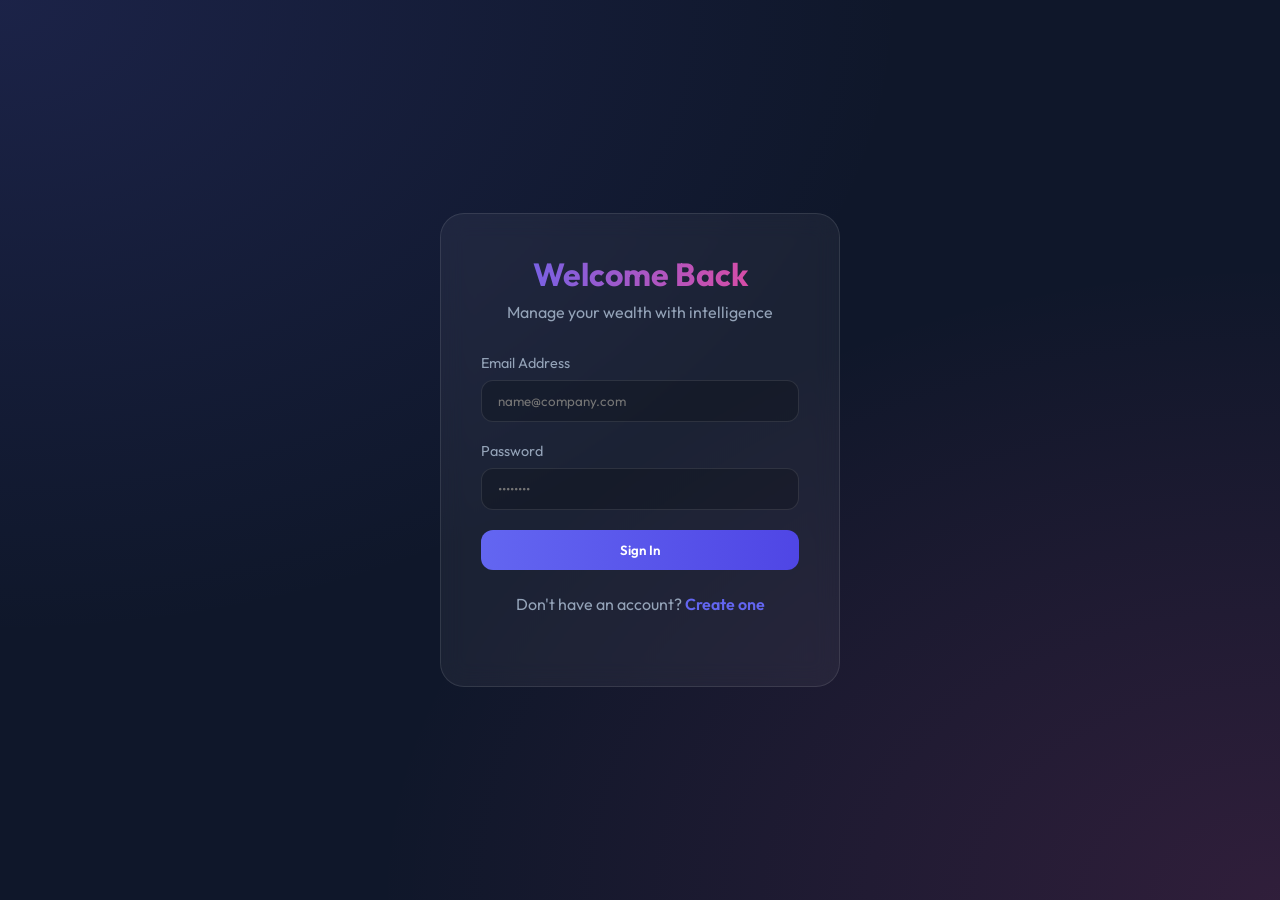
<file: index.html>
<!DOCTYPE html>
<html lang="en">
<head>
    <meta charset="UTF-8">
    <meta name="viewport" content="width=device-width, initial-scale=1.0">
    <title>Smart Finance Manager</title>
    <script>
        const token = localStorage.getItem('token');
        if (token) {
            window.location.href = 'dashboard.html';
        } else {
            window.location.href = 'login.html';
        }
    </script>
</head>
<body>
</body>
</html>
</file>
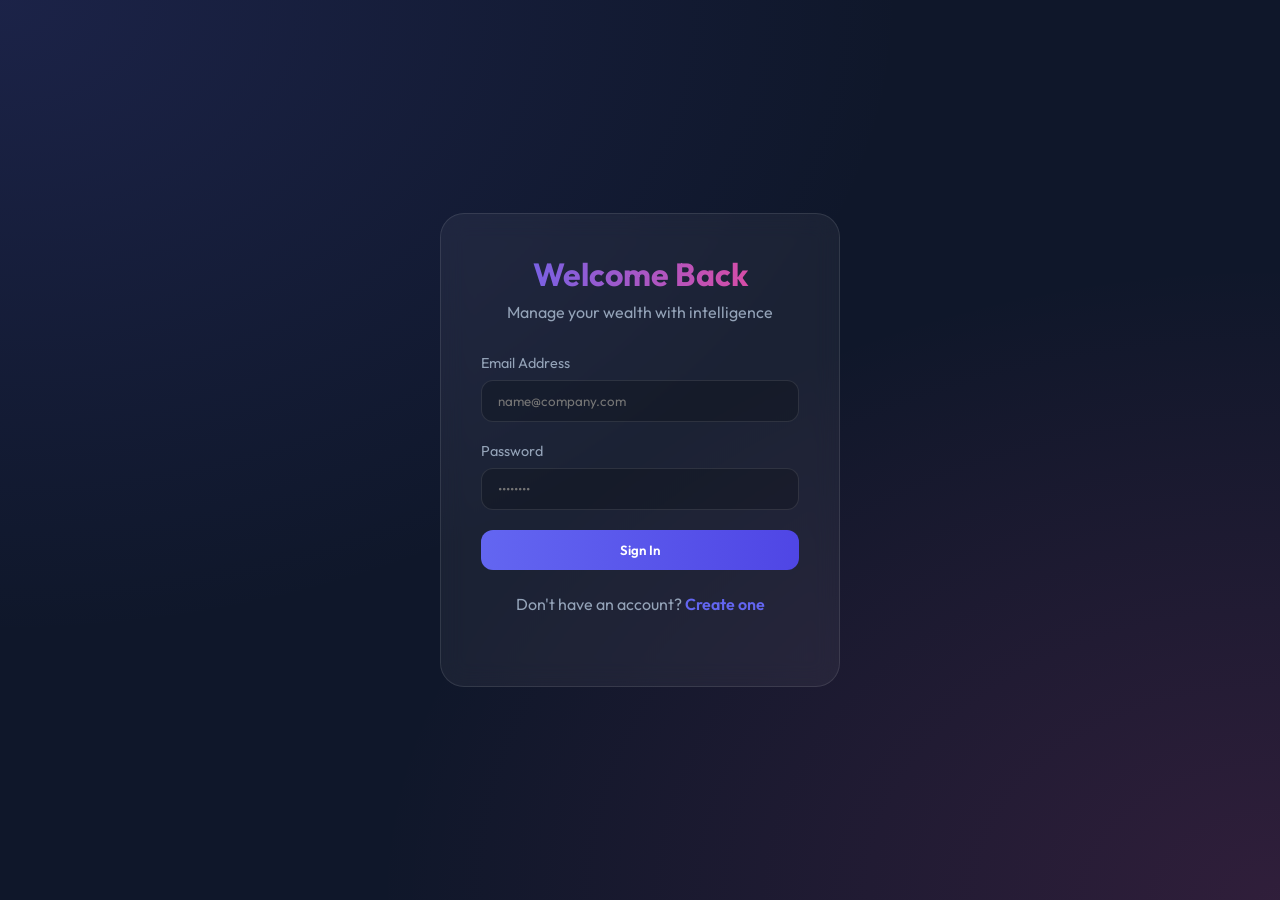
<file: login.html>
<!DOCTYPE html>
<html lang="en">
<head>
    <meta charset="UTF-8">
    <meta name="viewport" content="width=device-width, initial-scale=1.0">
    <title>Login - Smart Finance Manager</title>
    <link rel="stylesheet" href="style.css">
    <link href="https://fonts.googleapis.com/css2?family=Outfit:wght@400;600;700&display=swap" rel="stylesheet">
</head>
<body>
    <div class="auth-container">
        <div class="auth-card glass">
            <h2>Welcome Back</h2>
            <p>Manage your wealth with intelligence</p>
            
            <form id="loginForm">
                <div class="form-group">
                    <label>Email Address</label>
                    <input type="email" id="email" placeholder="name@company.com" required>
                </div>
                <div class="form-group">
                    <label>Password</label>
                    <input type="password" id="password" placeholder="••••••••" required>
                </div>
                <button type="submit" class="btn">Sign In</button>
            </form>
            
            <p style="margin-top: 24px; color: var(--text-muted);">
                Don't have an account? <a href="signup.html" style="color: var(--primary); text-decoration: none; font-weight: 600;">Create one</a>
            </p>
        </div>
    </div>

    <script src="script.js"></script>
    <script>
        document.getElementById('loginForm').addEventListener('submit', async (e) => {
            e.preventDefault();
            const email = document.getElementById('email').value;
            const password = document.getElementById('password').value;
            
            const response = await fetch('/api/login', {
                method: 'POST',
                headers: { 'Content-Type': 'application/json' },
                body: JSON.stringify({ email, password })
            });
            
            const data = await response.json();
            if (response.ok) {
                localStorage.setItem('token', data.token);
                localStorage.setItem('userName', data.name);
                window.location.href = 'dashboard.html';
            } else {
                alert(data.message);
            }
        });
    </script>
</body>
</html>
</file>
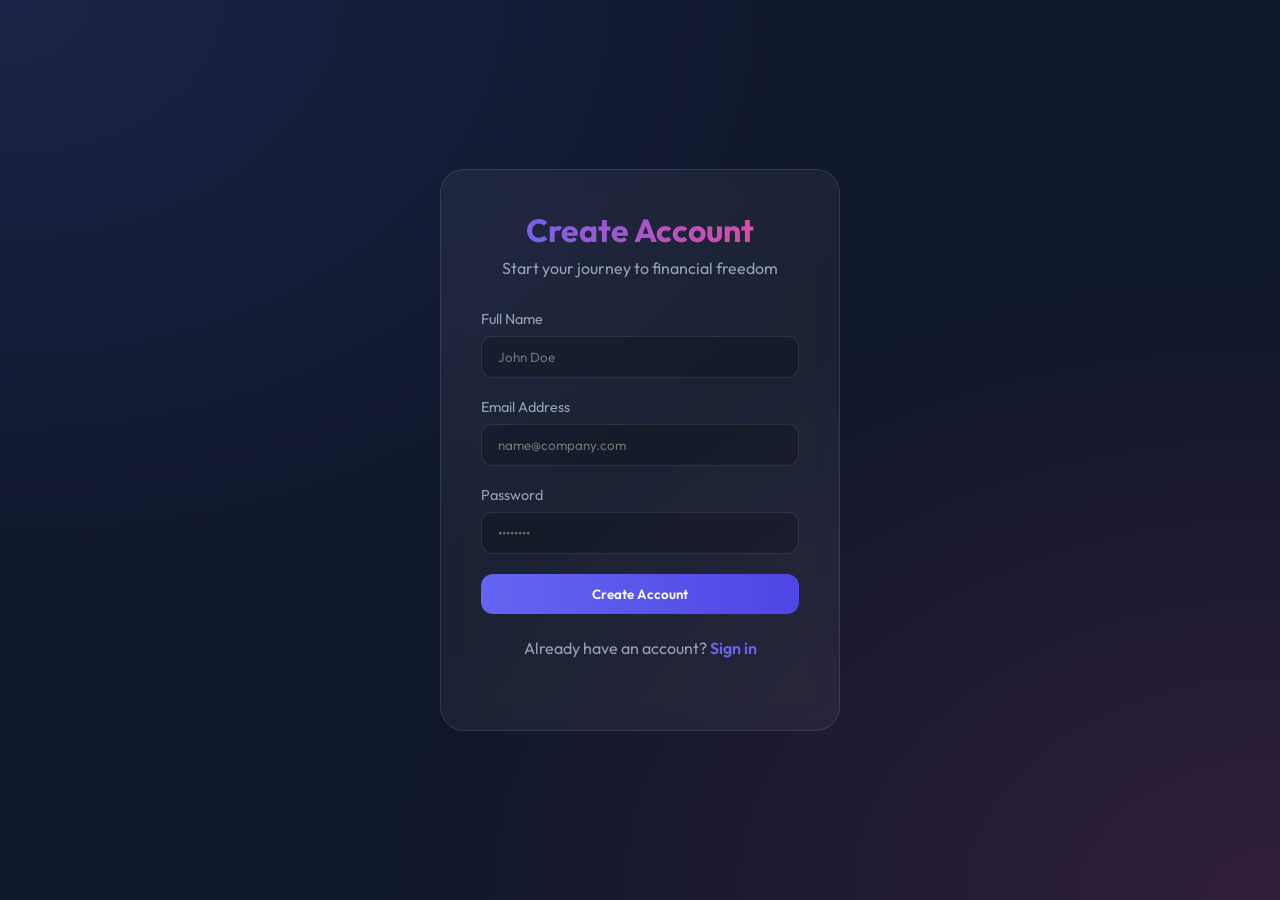
<file: signup.html>
<!DOCTYPE html>
<html lang="en">
<head>
    <meta charset="UTF-8">
    <meta name="viewport" content="width=device-width, initial-scale=1.0">
    <title>Sign Up - Smart Finance Manager</title>
    <link rel="stylesheet" href="style.css">
    <link href="https://fonts.googleapis.com/css2?family=Outfit:wght@400;600;700&display=swap" rel="stylesheet">
</head>
<body>
    <div class="auth-container">
        <div class="auth-card glass">
            <h2>Create Account</h2>
            <p>Start your journey to financial freedom</p>
            
            <form id="signupForm">
                <div class="form-group">
                    <label>Full Name</label>
                    <input type="text" id="name" placeholder="John Doe" required>
                </div>
                <div class="form-group">
                    <label>Email Address</label>
                    <input type="email" id="email" placeholder="name@company.com" required>
                </div>
                <div class="form-group">
                    <label>Password</label>
                    <input type="password" id="password" placeholder="••••••••" required>
                </div>
                <button type="submit" class="btn">Create Account</button>
            </form>
            
            <p style="margin-top: 24px; color: var(--text-muted);">
                Already have an account? <a href="login.html" style="color: var(--primary); text-decoration: none; font-weight: 600;">Sign in</a>
            </p>
        </div>
    </div>

    <script src="script.js"></script>
    <script>
        document.getElementById('signupForm').addEventListener('submit', async (e) => {
            e.preventDefault();
            const name = document.getElementById('name').value;
            const email = document.getElementById('email').value;
            const password = document.getElementById('password').value;
            
            const response = await fetch('/api/signup', {
                method: 'POST',
                headers: { 'Content-Type': 'application/json' },
                body: JSON.stringify({ name, email, password })
            });
            
            const data = await response.json();
            if (response.ok) {
                alert('Account created! Please login.');
                window.location.href = 'login.html';
            } else {
                alert(data.message);
            }
        });
    </script>
</body>
</html>
</file>
<file: style.css>
:root {
    --primary: #6366f1;
    --primary-hover: #4f46e5;
    --secondary: #ec4899;
    --bg-dark: #0f172a;
    --card-bg: rgba(255, 255, 255, 0.05);
    --glass-border: rgba(255, 255, 255, 0.1);
    --text-main: #f8fafc;
    --text-muted: #94a3b8;
    --accent: #f59e0b;
}

* {
    margin: 0;
    padding: 0;
    box-sizing: border-box;
    font-family: 'Outfit', 'Inter', sans-serif;
}

body {
    background-color: var(--bg-dark);
    background-image: 
        radial-gradient(at 0% 0%, rgba(99, 102, 241, 0.15) 0, transparent 50%),
        radial-gradient(at 100% 100%, rgba(236, 72, 153, 0.15) 0, transparent 50%);
    color: var(--text-main);
    min-height: 100vh;
    display: flex;
    flex-direction: column;
}

/* Glassmorphism Classes */
.glass {
    background: var(--card-bg);
    backdrop-filter: blur(12px);
    -webkit-backdrop-filter: blur(12px);
    border: 1px solid var(--glass-border);
    border-radius: 24px;
}

/* Auth Pages */
.auth-container {
    flex: 1;
    display: flex;
    justify-content: center;
    align-items: center;
    padding: 20px;
}

.auth-card {
    width: 100%;
    max-width: 400px;
    padding: 40px;
    text-align: center;
}

.auth-card h2 {
    font-size: 2rem;
    margin-bottom: 8px;
    background: linear-gradient(to right, var(--primary), var(--secondary));
    -webkit-background-clip: text;
    -webkit-text-fill-color: transparent;
}

.auth-card p {
    color: var(--text-muted);
    margin-bottom: 32px;
}

.form-group {
    margin-bottom: 20px;
    text-align: left;
}

.form-group label {
    display: block;
    margin-bottom: 8px;
    font-size: 0.9rem;
    color: var(--text-muted);
}

.form-group input {
    width: 100%;
    padding: 12px 16px;
    background: rgba(0, 0, 0, 0.2);
    border: 1px solid var(--glass-border);
    border-radius: 12px;
    color: white;
    outline: none;
    transition: 0.3s;
}

.form-group input:focus {
    border-color: var(--primary);
    box-shadow: 0 0 0 4px rgba(99, 102, 241, 0.1);
}

.btn {
    width: 100%;
    padding: 12px;
    background: linear-gradient(to right, var(--primary), var(--primary-hover));
    border: none;
    border-radius: 12px;
    color: white;
    font-weight: 600;
    cursor: pointer;
    transition: 0.3s;
}

.btn:hover {
    transform: translateY(-2px);
    box-shadow: 0 10px 15px -3px rgba(99, 102, 241, 0.4);
}

.btn-secondary {
    background: transparent;
    border: 1px solid var(--glass-border);
    margin-top: 12px;
}

.btn-secondary:hover {
    background: rgba(255, 255, 255, 0.05);
}

/* Dashboard */
nav {
    display: flex;
    justify-content: space-between;
    align-items: center;
    padding: 20px 40px;
    border-bottom: 1px solid var(--glass-border);
}

.logo {
    font-size: 1.5rem;
    font-weight: 700;
    display: flex;
    align-items: center;
    gap: 10px;
}

.dashboard-main {
    padding: 40px;
    max-width: 1400px;
    margin: 0 auto;
    width: 100%;
}

.grid-stats {
    display: grid;
    grid-template-columns: repeat(auto-fit, minmax(280px, 1fr));
    gap: 24px;
    margin-bottom: 40px;
}

.stat-card {
    padding: 30px;
}

.stat-card .label {
    color: var(--text-muted);
    font-size: 0.9rem;
    margin-bottom: 8px;
}

.stat-card .value {
    font-size: 2rem;
    font-weight: 700;
}

.grid-charts {
    display: grid;
    grid-template-columns: 2fr 1fr;
    gap: 24px;
}

.chart-card {
    padding: 30px;
    min-height: 400px;
}

/* Tables */
.table-card {
    margin-top: 40px;
    padding: 30px;
}

table {
    width: 100%;
    border-collapse: collapse;
    margin-top: 20px;
}

th {
    text-align: left;
    padding: 12px;
    color: var(--text-muted);
    border-bottom: 1px solid var(--glass-border);
}

td {
    padding: 16px 12px;
    border-bottom: 1px solid var(--glass-border);
}

/* Utilities */
.text-success { color: #10b981; }
.text-danger { color: #ef4444; }
.text-warning { color: #f59e0b; }
</file>
